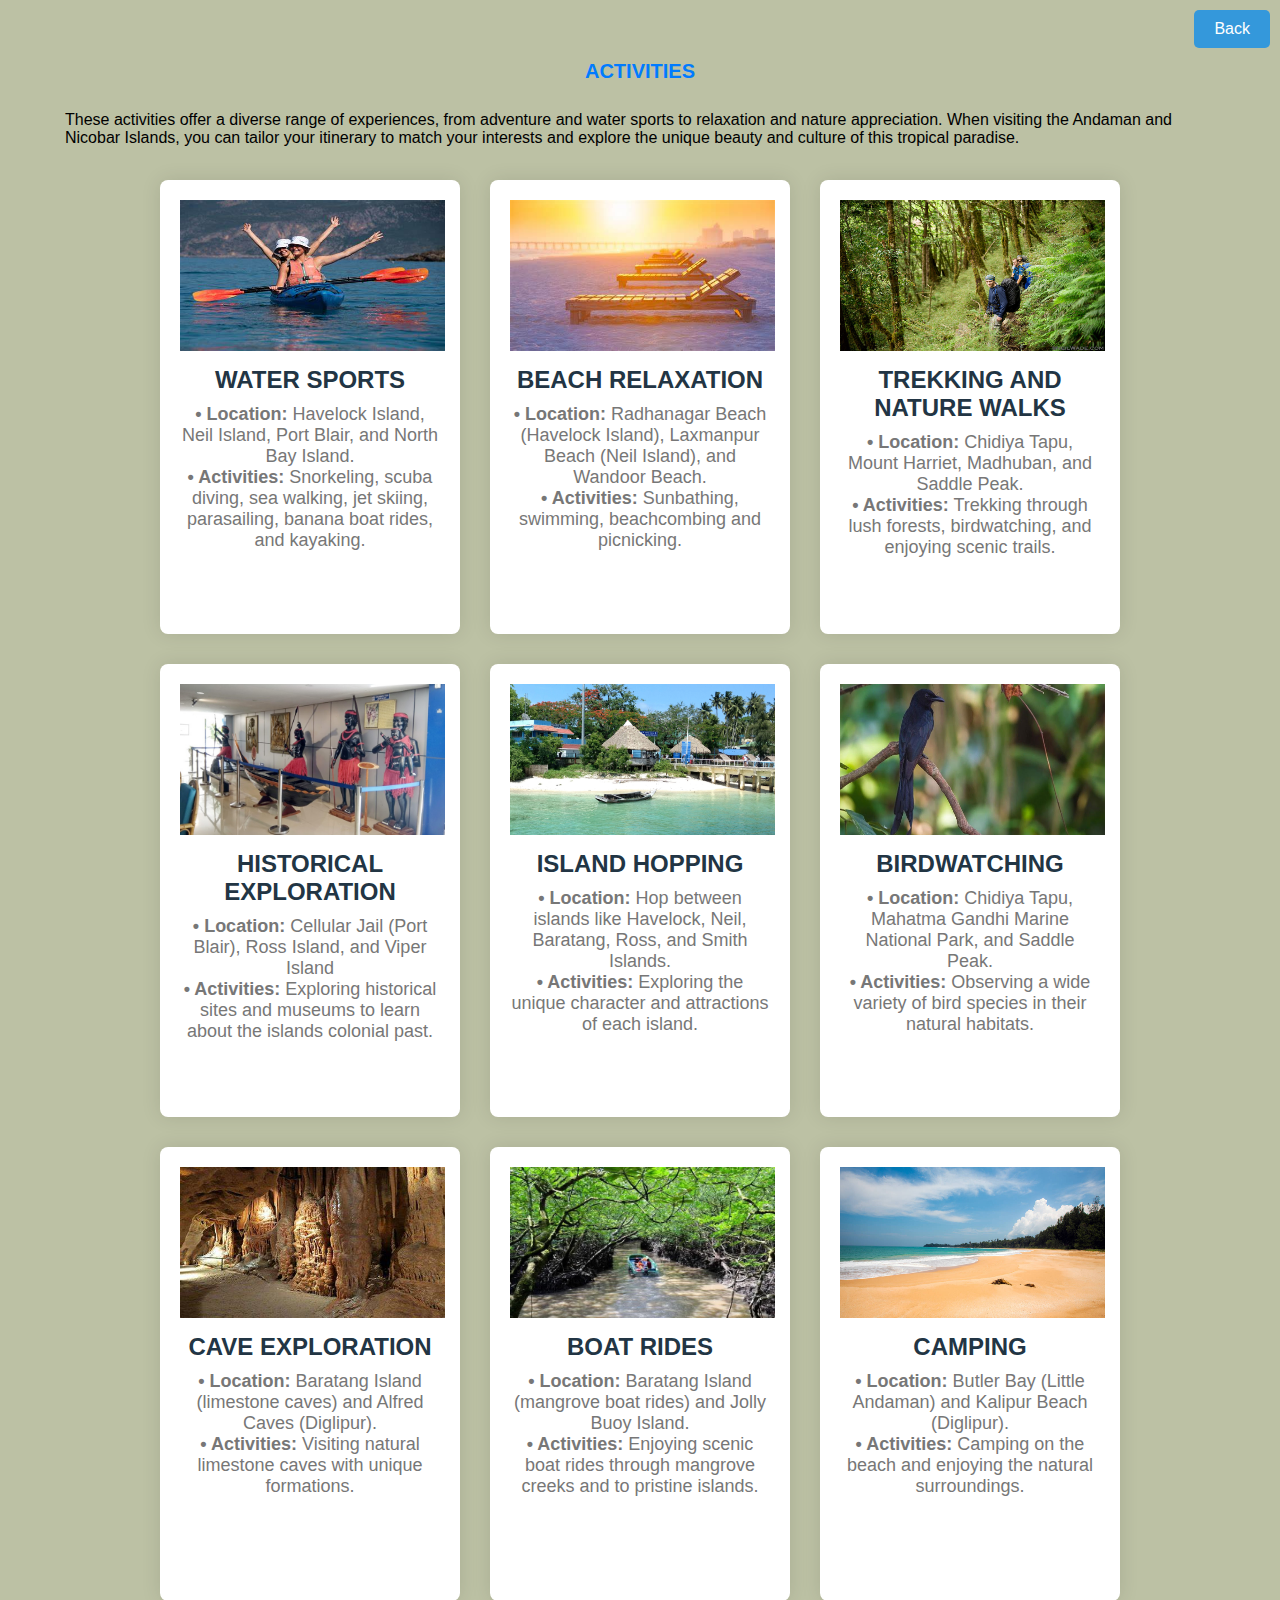
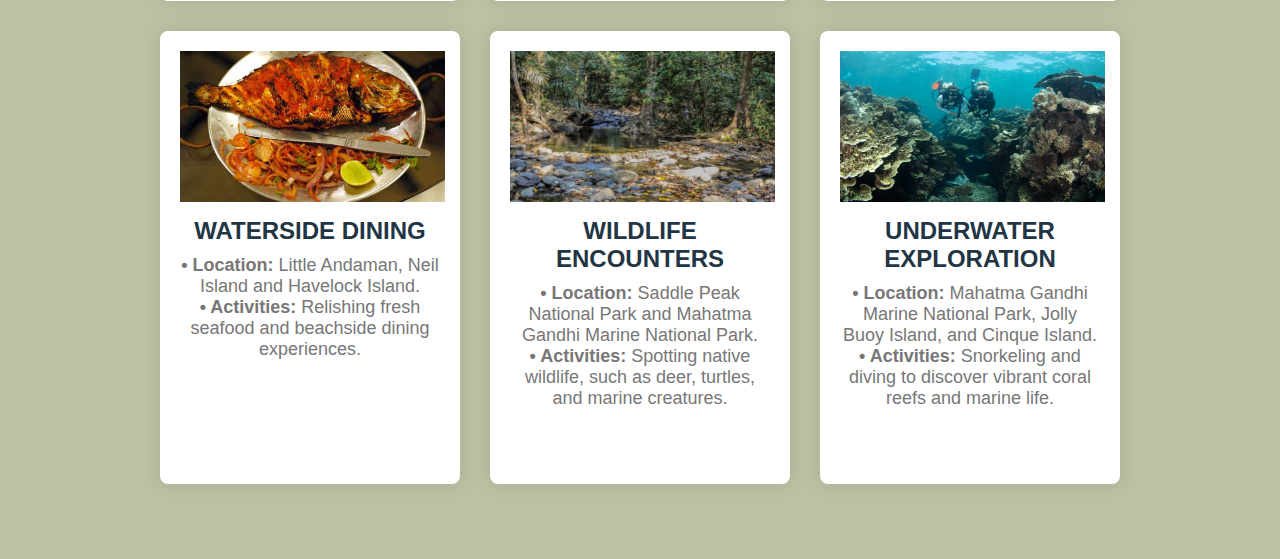
<file: Activity.html>
<!DOCTYPE html>
<html lang="en">

<head>
    <meta charset="UTF-8">
    <meta name="viewport" content="width=device-width, initial-scale=1.0">
    <title>Activities</title>

    <link rel="stylesheet" href="style.css">


</head>

<body>

    <section class="activities" id="activities">
        <div class="container">

            <a href="#" class="back-button" onclick="goBacka()">Back</a>


            <p class="section-subtitle"><b>Activities</b></p><br>
            <p>These activities offer a diverse range of experiences, from adventure and water sports to relaxation and
                nature appreciation. When visiting the Andaman and Nicobar Islands, you can tailor your itinerary to
                match your interests and explore the unique beauty and culture of this tropical paradise.</p><br>

            <ul class="activity-list">

                <li>
                    <div class="activity-card">
                        <figure class="activity-img">
                            <img src="Image/a1.jpeg" alt="Activity 1">
                        </figure>
                        <div class="activity-content">
                            <h3 class="h3 activity-title">Water Sports</h3>
                            <p class="activity-description"><b>• Location:</b> Havelock Island, Neil Island,
                                Port Blair, and North Bay Island.</p>
                            <p class="activity-description"><b>• Activities:</b> Snorkeling, scuba diving,
                                sea walking, jet skiing, parasailing, banana boat rides, and kayaking.</p>
                        </div>
                    </div>
                </li>

                <li>
                    <div class="activity-card">
                        <figure class="activity-img">
                            <img src="Image/a2.jpeg" alt="Activity 2">
                        </figure>
                        <div class="activity-content">
                            <h3 class="h3 activity-title">Beach Relaxation</h3>
                            <p class="activity-description"><b>• Location:</b> Radhanagar Beach (Havelock
                                Island), Laxmanpur Beach (Neil Island), and Wandoor Beach.
                            </p>
                            <p class="activity-description"><b>• Activities:</b> Sunbathing, swimming,
                                beachcombing and picnicking.</p>
                        </div>
                    </div>
                </li>

                <li>
                    <div class="activity-card">
                        <figure class="activity-img">
                            <img src="Image/a3.jpg" alt="Activity 3">
                        </figure>
                        <div class="activity-content">
                            <h3 class="h3 activity-title">Trekking and Nature Walks</h3>
                            <p class="activity-description"><b>• Location:</b> Chidiya Tapu, Mount Harriet,
                                Madhuban, and Saddle Peak.
                            </p>
                            <p class="activity-description"><b>• Activities:</b> Trekking through lush
                                forests, birdwatching, and enjoying scenic trails.</p>
                        </div>
                    </div>
                </li>


                <li>
                    <div class="activity-card">
                        <figure class="activity-img">
                            <img src="Image/a4.jpg" alt="Activity 4">
                        </figure>
                        <div class="activity-content">
                            <h3 class="h3 activity-title">Historical Exploration</h3>
                            <p class="activity-description"><b>• Location:</b> Cellular Jail (Port Blair), Ross Island,
                                and Viper Island</p>
                            <p class="activity-description"><b>• Activities:</b> Exploring historical sites and museums
                                to learn about the islands colonial past.</p>
                        </div>
                    </div>
                </li>

                <li>
                    <div class="activity-card">
                        <figure class="activity-img">
                            <img src="Image/a5.jpg" alt="Activity 5">
                        </figure>
                        <div class="activity-content">
                            <h3 class="h3 activity-title">Island Hopping</h3>
                            <p class="activity-description"><b>• Location:</b> Hop between islands like Havelock, Neil,
                                Baratang, Ross, and Smith Islands.</p>
                            <p class="activity-description"><b>• Activities:</b> Exploring the unique character and
                                attractions of each island.</p>
                        </div>
                    </div>
                </li>


                <li>
                    <div class="activity-card">
                        <figure class="activity-img">
                            <img src="Image/a6.jpg" alt="Activity 6">
                        </figure>
                        <div class="activity-content">
                            <h3 class="h3 activity-title">Birdwatching</h3>
                            <p class="activity-description"><b>• Location:</b> Chidiya Tapu, Mahatma Gandhi Marine
                                National Park, and Saddle Peak.
                            </p>
                            <p class="activity-description"><b>• Activities:</b> Observing a wide variety of bird
                                species in their natural habitats.</p>
                        </div>
                    </div>
                </li>


                <li>
                    <div class="activity-card">
                        <figure class="activity-img">
                            <img src="Image/a7.jpeg" alt="Activity 7">
                        </figure>
                        <div class="activity-content">
                            <h3 class="h3 activity-title">Cave Exploration</h3>
                            <p class="activity-description"><b>• Location:</b> Baratang Island (limestone caves) and
                                Alfred Caves (Diglipur).
                            </p>
                            <p class="activity-description"><b>• Activities:</b> Visiting natural limestone caves with
                                unique formations.</p>
                        </div>
                    </div>
                </li>



                <li>
                    <div class="activity-card">
                        <figure class="activity-img">
                            <img src="Image/a8.jpg" alt="Activity 8">
                        </figure>
                        <div class="activity-content">
                            <h3 class="h3 activity-title">Boat Rides</h3>
                            <p class="activity-description"><b>• Location:</b> Baratang Island (mangrove boat rides) and
                                Jolly Buoy Island.
                            </p>
                            <p class="activity-description"><b>• Activities:</b> Enjoying scenic boat rides through
                                mangrove creeks and to pristine islands.</p>
                        </div>
                    </div>
                </li>


                <li>
                    <div class="activity-card">
                        <figure class="activity-img">
                            <img src="Image/a9.jpg" alt="Activity 9">
                        </figure>
                        <div class="activity-content">
                            <h3 class="h3 activity-title">Camping</h3>
                            <p class="activity-description"><b>• Location:</b> Butler Bay (Little Andaman) and Kalipur
                                Beach (Diglipur).
                            </p>
                            <p class="activity-description"><b>• Activities:</b> Camping on the beach and enjoying the
                                natural surroundings.</p>
                        </div>
                    </div>
                </li>

                <li>
                    <div class="activity-card">
                        <figure class="activity-img">
                            <img src="Image/a10.jpeg" alt="Activity 10">
                        </figure>
                        <div class="activity-content">
                            <h3 class="h3 activity-title">Waterside Dining</h3>
                            <p class="activity-description"><b>• Location:</b> Little Andaman, Neil Island and Havelock
                                Island.
                            </p>
                            <p class="activity-description"><b>• Activities:</b> Relishing fresh seafood and beachside
                                dining experiences.</p>
                        </div>
                    </div>
                </li>


                <li>
                    <div class="activity-card">
                        <figure class="activity-img">
                            <img src="Image/a11.png" alt="Activity 11">
                        </figure>
                        <div class="activity-content">
                            <h3 class="h3 activity-title">Wildlife Encounters</h3>
                            <p class="activity-description"><b>• Location:</b> Saddle Peak National Park and Mahatma
                                Gandhi Marine National Park.
                            </p>
                            <p class="activity-description"><b>• Activities:</b> Spotting native wildlife, such as deer,
                                turtles, and marine creatures.</p>
                        </div>
                    </div>
                </li>


                <li>
                    <div class="activity-card">
                        <figure class="activity-img">
                            <img src="Image/a12.jpg" alt="Activity 12">
                        </figure>
                        <div class="activity-content">
                            <h3 class="h3 activity-title">Underwater Exploration</h3>
                            <p class="activity-description"><b>• Location:</b> Mahatma Gandhi Marine National Park,
                                Jolly Buoy Island, and Cinque Island.
                            </p>
                            <p class="activity-description"><b>• Activities:</b> Snorkeling and diving to discover
                                vibrant coral reefs and marine life.</p>
                        </div>
                    </div>
                </li>

                <!-- Add more activity cards as needed -->

            </ul>

        </div>
    </section>

    <script src="script.js"></script>

</body>

</html>
</file>
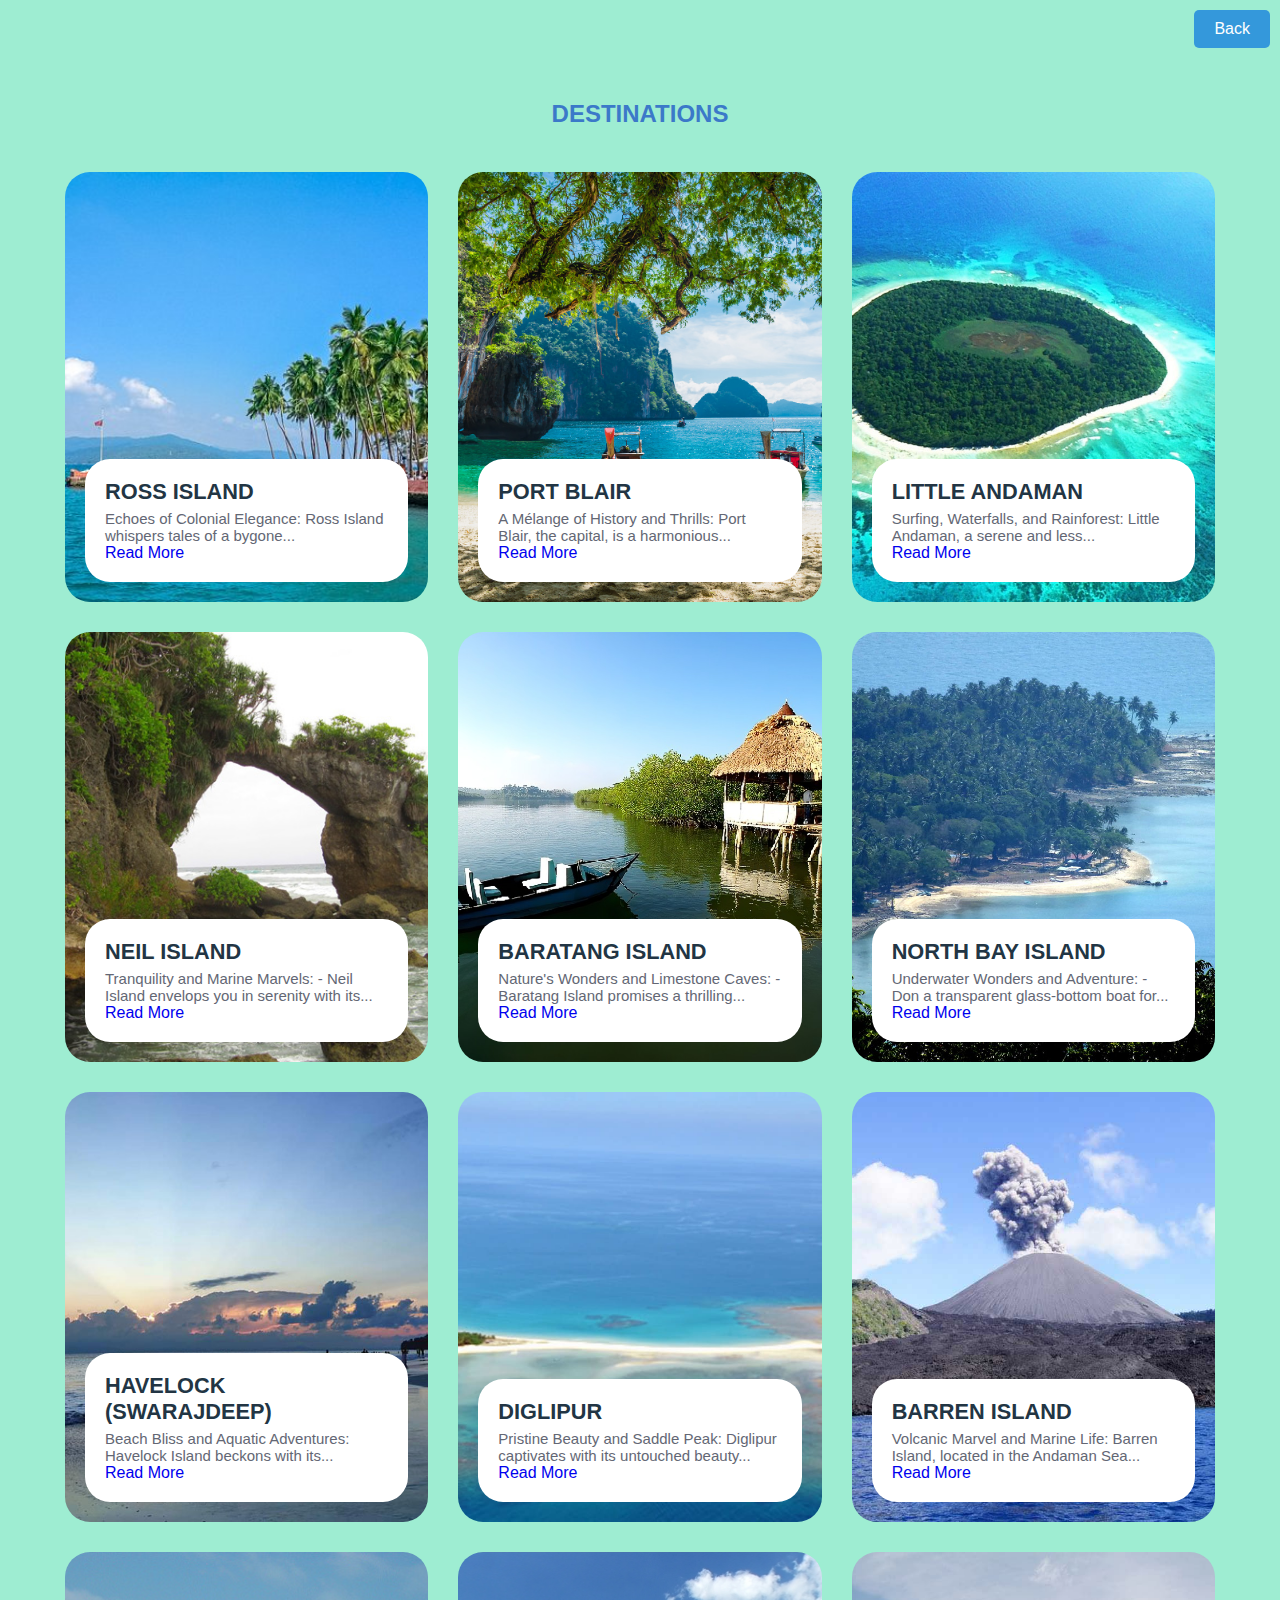
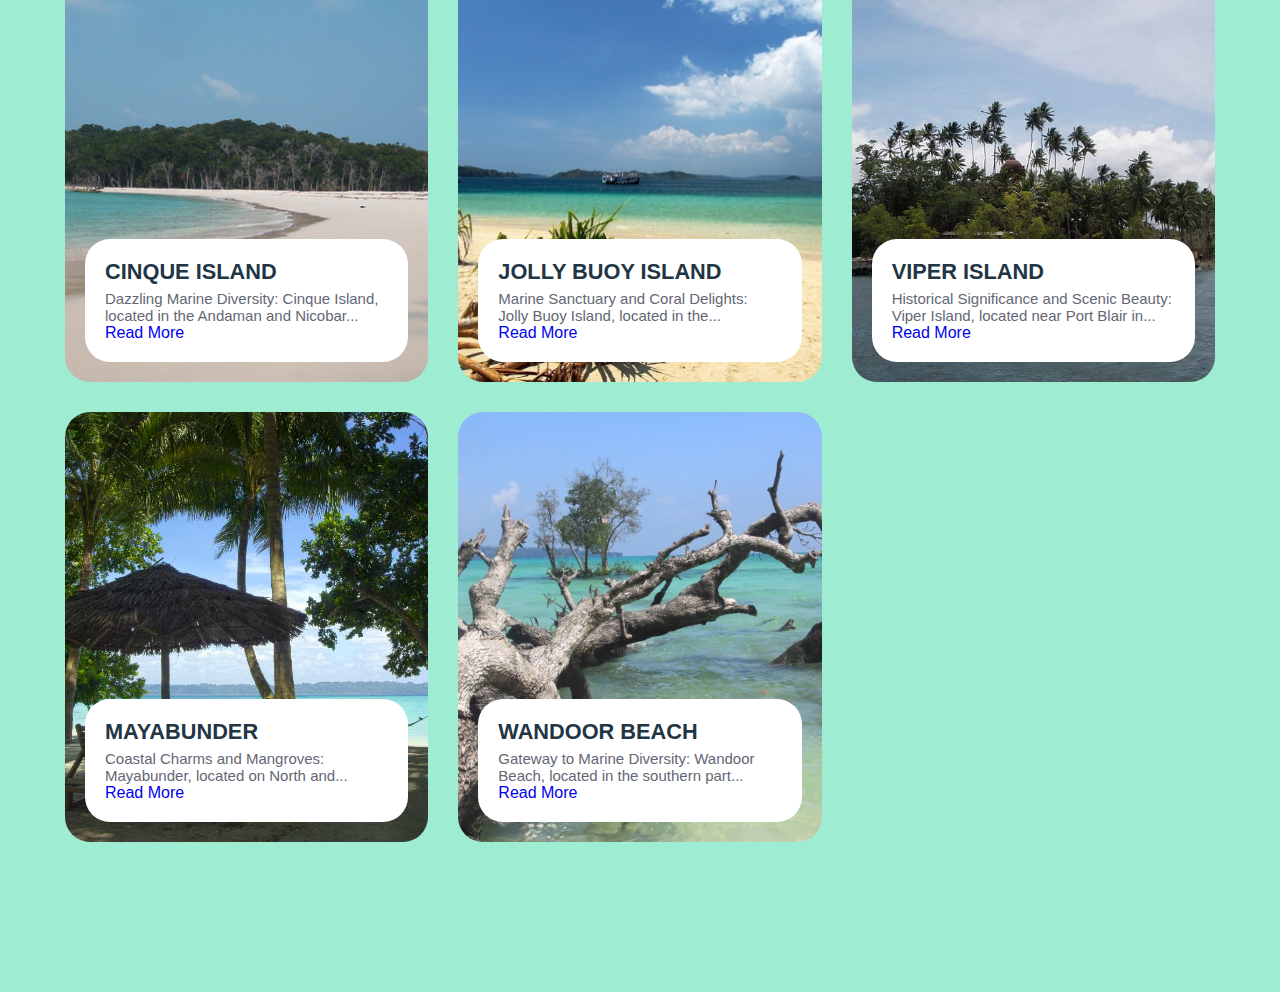
<file: Destination.html>
<!DOCTYPE html>
<html lang="en">

<head>
    <meta charset="UTF-8">
    <meta name="viewport" content="width=device-width, initial-scale=1.0">
    <title>Destinations</title>

    <link rel="stylesheet" href="style.css">

</head>


<body>

    <section class="popular" id="destination">
        <div class="container">

            <a href="#" class="back-button" onclick="goBack()">Back</a>

            <p class="section-subtitle"><b>Destinations</b></p><br><br>


            <ul class="popular-list">

                <li>
                    <div class="popular-card">

                        <figure class="card-img">
                            <img src="Image/d1.jpg" alt="">
                        </figure>

                        <div class="card-content">
                            <h3 class="h3 card-title">
                                Ross Island
                            </h3>
                            <p class="card-text">
                                Echoes of Colonial Elegance:
                                Ross Island whispers tales of a bygone... </p>
                            <a href="javascript:void(0);" class="btn-read-more" onclick="openPopup('Ross Island', 'Ross Island - Echoes of Colonial Elegance:\
                                Ross Island whispers tales of a bygone era through its colonial ruins. -Walk through history at the Ross Island Museum, capturing the essence of its past glory.\
                                - Discover the historical significance of the Presbyterian Church and explore lush gardens. -Capture panoramic vistas of the azure sea from viewpoints scattered across the island.\
                                Key Features of Ross Island Museum:\
                                1. Colonial Architecture: The Ross Island Museum features well-preserved colonial-era buildings that reflect the architectural style of the British period. These buildings include the Chief Commissioner\'s House, Government House, and other structures that once served as residences, offices, and recreational spaces for the British officials.\
                                2. Historical Exhibits: The museum houses a collection of artifacts, photographs, documents, and exhibits that provide insights into the island\'s history, its role as the administrative center, and the lifestyle of the British officials and their families who resided there.\
                                3. Sound and Light Show: The Ross Island Museum also offers a captivating sound and light show that narrates the island\'s history, from its colonial days to its eventual abandonment. The show is an immersive experience that transports visitors back in time and brings the island\'s past to life.\
                                Presbyterian Church :-\
                                The Historical Presbyterian Church, located in Port Blair on the Andaman Islands, is a significant religious and cultural landmark that stands as a testament to the island\'s colonial history and the enduring legacy of Christianity in the region.\
                                Key Features of the Historical Presbyterian Church:\
                                1.Colonial Architecture: The church boasts a distinctive colonial architectural style that reflects the influence of the British era. Its design features Gothic elements, including pointed arches, intricate stained glass windows, and a prominent spire.\
                                2.Historical Significance: The Historical Presbyterian Church has a storied history dating back to the 19th century when Christian missionaries arrived on the Andaman Islands. The church was established by the London Missionary Society and played a crucial role in spreading Christianity among the local population.\
                                3.Cultural Heritage: As one of the oldest churches on the Andaman Islands, the Historical Presbyterian Church holds cultural and historical significance. It serves as a reminder of the island\'s colonial past and the efforts of missionaries to establish a Christian community in the region.\
                                ');">Read
                                More</a>

                        </div>



                    </div>
                </li>



                <li>
                    <div class="popular-card">

                        <figure class="card-img">
                            <img src="Image/d2.jpg" alt="">
                        </figure>

                        <div class="card-content">

                            <h3 class="h3 card-title">
                                Port Blair
                            </h3>

                            <p class="card-text">
                                A Mélange of History and Thrills: Port Blair, the capital, is a harmonious...
                            </p>
                            <a href="javascript:void(0);" class="btn-read-more"
                                onclick="openPopup('Port Blair', 'Port Blair - A Mélange of History and Thrills:Port Blair, the capital, is a harmonious blend of history and adventure. \The Cellular Jail stands as a haunting reminder of India\'s struggle for freedom, where a light and sound show narrates the stories of the past. Dive enthusiasts can explore the captivating underwater world, with scuba diving revealing stunning coral reefs and marine life. Snorkeling and sea walking offer a glimpse into the aquatic realm without the need for scuba certification. Engage with indigenous cultures through the Anthropological Museum, and wander through bustling markets to savor local delicacies. The city\'s energetic atmosphere and historical significance make it a captivating starting point for your journey.\
                                Chidiya Tapu, also known as the Bird Island, is a serene and picturesque destination located in the Andaman and Nicobar Islands, India. It is renowned for its stunning sunsets, diverse birdlife, lush green landscapes, and tranquility that make it a perfect spot for nature enthusiasts and travelers seeking relaxation.\
                                Activities and Explorations:\
                                Nature Trails: Chidiya Tapu offers well-marked nature trails that wind through the forest, allowing visitors to explore the island\'s lush vegetation and encounter its diverse flora and fauna.\
                                Munda Pahad Beach: This serene beach is a great place to relax, unwind, and enjoy the tranquil surroundings. The beach is relatively less crowded, making it an ideal spot for solitude seekers.\
                                Chidiya Tapu Biological Park: This park is home to various exotic species of birds and animals native to the Andaman and Nicobar Islands. It provides an opportunity to learn about the local wildlife in a controlled environment.\
                                Snorkeling: While Chidiya Tapu is not typically known for snorkeling, some tour operators offer snorkeling trips to nearby spots where you can explore the underwater world and witness marine life.\
                                Getting There: Chidiya Tapu is located about 25 kilometers from Port Blair, and it\'s accessible by road. The journey itself offers picturesque views of the coastline.\
                                Chidiya Tapu provides a serene and immersive experience in nature, offering a welcome escape from the hustle and bustle of everyday life. Whether you\'re a bird enthusiast, a sunset lover, or simply seeking tranquility, Chidiya Tapu is a must-visit destination that will leave you rejuvenated and connected with the natural beauty of the Andaman and Nicobar Islands.\
                                The Japanese Bunkers at Corbyn\'s Cove in Port Blair, Andaman and Nicobar Islands, are historical remnants that provide a glimpse into the region\'s wartime past. These bunkers stand as silent witnesses to the turbulent era of World War II when the Andaman and Nicobar Islands were occupied by Japanese forces.\
                                Historical Significance: During World War II, the Andaman and Nicobar Islands were strategically important due to their proximity to key naval routes in the Bay of Bengal. The Japanese Imperial Army captured the islands from British forces in 1942 and established military installations, including bunkers, to fortify their presence.\
                                Architectural Features: The bunkers themselves showcase distinctive architectural features typical of military constructions from that era. They were constructed with reinforced concrete and were intended to provide protection and shelter for Japanese troops stationed on the island. The structures are a testament to engineering ingenuity and the challenges faced by the Japanese forces during their occupation.\
                                Visiting and Experiencing: Visitors to Corbyn\'s Cove can take a short walk to the Japanese bunkers and observe these relics from the past up close. Exploring the bunkers offers a unique opportunity to reflect on the island\'s wartime history and the impact of global conflicts on even the most remote places. While the bunkers themselves may not be extensively preserved or restored, their historical value remains intact.');">Read
                                More</a>

                        </div>



                    </div>
                </li>

                <li>
                    <div class="popular-card">

                        <figure class="card-img">
                            <img src="Image/d3.jpg" alt="">
                        </figure>

                        <div class="card-content">


                            <h3 class="h3 card-title">
                                Little Andaman
                            </h3>

                            <p class="card-text">
                                Surfing, Waterfalls, and Rainforest:
                                Little Andaman, a serene and less...
                            </p>
                            <a href="javascript:void(0);" class="btn-read-more"
                                onclick="openPopup('Little Andaman', 'Little Andaman - Surfing, Waterfalls, and Rainforest:\
                                Little Andaman, a serene and less explored island in the Andaman and Nicobar archipelago, offers a peaceful escape with its unspoiled beauty and a range of activities for nature enthusiasts and adventure seekers. Here\'s a look at the famous spots and activities that make Little Andaman a captivating destination:\
                                Famous Tourist Spots:\
                                1. White Surf Waterfall: Visit this stunning waterfall nestled amidst lush greenery, where fresh water cascades into a natural pool, creating a picturesque setting.\
                                2. Butler Bay Beach: Enjoy the tranquility of this pristine beach, known for its long stretch of golden sands, turquoise waters, and peaceful ambiance.\
                                3. Kalapathar Lagoon: Discover the serene beauty of this hidden lagoon, surrounded by mangroves and dense vegetation.');">Read
                                More</a>

                        </div>


                    </div>
                </li>


                <li>
                    <div class="popular-card">

                        <figure class="card-img">
                            <img src="Image/d4.jpg" alt="">
                        </figure>

                        <div class="card-content">

                            <h3 class="h3 card-title">
                                Neil Island
                            </h3>

                            <p class="card-text">
                                Tranquility and Marine Marvels:
                                - Neil Island envelops you in serenity with its...
                            </p>
                            <a href="javascript:void(0);" class="btn-read-more" onclick="openPopup('Neil Island', 'Neil Island (Shaheed Dweep) - Tranquility and Marine Marvels:\
                                - Neil Island envelops you in serenity with its tranquil shores.\
                                - Natural Bridge, a natural rock formation, provides a splendid backdrop for photography.\
                                - Discover Howrah Bridge, another rock formation that resembles a bridge, at Laxmanpur Beach.\
                                Bharatpur Beach:-\
                                Bharatpur Beach, located on Neil Island (now Shaheed Dweep) in the Andaman and Nicobar Islands, is a charming and picturesque destination known for its pristine shoreline, crystal-clear waters, and vibrant marine life. This serene beach offers a delightful mix of relaxation, water activities, and opportunities to immerse yourself in the natural beauty of the Andaman Islands.\
                                Key Highlights of Bharatpur Beach:\
                                1. Sandy Shoreline: Bharatpur Beach boasts a wide expanse of soft, white sand that\'s perfect for leisurely walks, sunbathing, or simply lounging by the sea. The gentle slope of the beach into the water makes it an inviting spot for swimming and wading.\
                                2. Coral Reefs: One of the main attractions of Bharatpur Beach is its vibrant coral reefs that lie just a short distance from the shore. These reefs are home to a diverse array of marine life, making it a haven for snorkelers and underwater enthusiasts.\
                                3. Snorkeling and Water Activities: Bharatpur Beach offers excellent snorkeling opportunities, allowing visitors to explore the underwater world and witness the colorful corals, fish, and other marine creatures up close. Snorkeling equipment is readily available for rent, making it easy for both beginners and experienced snorkelers to enjoy this activity.\
                                Howrah Bridge:-\
                                The Howrah Bridge at Laxmanpur Beach on Neil Island (now Shaheed Dweep) in the Andaman and Nicobar Islands is another natural rock formation that bears a resemblance to the iconic Howrah Bridge in Kolkata, India. Like its namesake, the Howrah Bridge at Laxmanpur Beach showcases the remarkable forces of nature and the artistic sculpting of rocks by the sea over time.\
                                Formation and Features:\
                                Similar to the Natural Bridge at Neil Island, the Howrah Bridge at Laxmanpur Beach is a natural rock arch that has been shaped by the relentless action of waves and erosion. Over centuries, the sea has carved out a magnificent arch from the limestone cliffs, creating a stunning and photogenic formation that stretches out into the azure waters.\
                                Exploration and Experience:\
                                Visitors to Laxmanpur Beach can explore the area and witness the unique beauty of the Howrah Bridge. The arch is accessible during low tide, allowing you to walk along the rocky shore and admire the intricate details of the formation. The contrast between the jagged rocks and the crystal-clear waters of the sea adds to the visual appeal of the site.\
                                Photography and Sunset Views:\
                                The Howrah Bridge at Laxmanpur Beach is a popular spot for photography enthusiasts, particularly during sunrise and sunset. The warm hues of the sun\'s rays create a magical backdrop against the arch, making it an ideal location to capture stunning images and create lasting memories.\
                                ');">Read
                                More</a>
                        </div>

                    </div>
                </li>

                <li>
                    <div class="popular-card">

                        <figure class="card-img">
                            <img src="Image/d5.jpeg" alt="">
                        </figure>

                        <div class="card-content">

                            <h3 class="h3 card-title">
                                Baratang Island
                            </h3>

                            <p class="card-text">
                                Nature's Wonders and Limestone Caves:
                                - Baratang Island promises a thrilling... </p>
                            <a href="javascript:void(0);" class="btn-read-more" onclick="openPopup('Baratang Island', 'Baratang Island - Nature\'s Wonders and Limestone Caves:\
                                - Baratang Island promises a thrilling journey through dense mangroves leading to hidden gems.\
                                - Explore Parrot Island at sunset, a spectacle where thousands of parrots return to their nests.\
                                - Ride a speedboat through dense mangroves to witness the awe-inspiring limestone caves. Marvel at the limestone caves, where nature\'s artistry is on full display.\
                                Parrot Island:-\
                                Parrot Island, located in the Andaman and Nicobar Islands, is a unique and captivating natural phenomenon that offers a mesmerizing spectacle of nature. This uninhabited island is renowned for its striking nightly phenomenon where thousands of parrots, specifically the endemic parakeets, gather during sunset, creating a stunning display of colors and sounds.\
                                Key Features of Parrot Island:\
                                1.Parakeet Spectacle: Parrot Island is named after the vibrant parakeets that flock to the island in large numbers during sunset. The sky above the island is filled with these colorful birds as they return from their daily activities to roost for the night.\
                                2.Natural Beauty: Beyond the parakeet spectacle, Parrot Island is a serene and untouched paradise. The island is surrounded by mangroves, which play a crucial role in providing a habitat for various bird species and contributing to the island\'s unique ecosystem.\
                                Limestone caves:-\
                                The limestone caves in the Andaman and Nicobar Islands are a mesmerizing natural wonder that showcases the geological beauty and history of the region. These caves, formed through the process of erosion and the dissolution of limestone by water over thousands of years, offer visitors a unique opportunity to explore stunning underground landscapes, intricate formations, and a glimpse into the Earth\'s ancient past.\
                                Key Features of Limestone Caves:\
                                1.Geological Formations: Limestone caves are characterized by their distinct formations, including stalactites (hanging formations), stalagmites (rising formations), columns, flowstones, and curtains. These formations are created as mineral-rich water drips and flows through the caves, leaving behind mineral deposits that gradually build up over time.\
                                2.Cave Ecosystems: Limestone caves often support unique ecosystems adapted to the dark and damp conditions. These ecosystems may include various species of bats, insects, and other organisms that have evolved to thrive in this environment.\
                                ');">Read
                                More</a>
                        </div>

                    </div>
                </li>

                <li>
                    <div class="popular-card">

                        <figure class="card-img">
                            <img src="Image/d6.jpeg" alt="">
                        </figure>

                        <div class="card-content">


                            <h3 class="h3 card-title">
                                North Bay Island
                            </h3>

                            <p class="card-text">
                                Underwater Wonders and Adventure:
                                - Don a transparent glass-bottom boat for... </p>
                            <a href="javascript:void(0);" class="btn-read-more" onclick="openPopup('North Bay Island', 'North Bay Island - Underwater Wonders and Adventure:\
                                - Don a transparent glass-bottom boat for a unique view of the underwater world without getting wet.\
                                - Explore the underwater sea walk to experience walking on the seabed amidst curious fish.\
                                - Capture panoramic views of Port Blair from North Bay Light House, a perfect spot for photography.\
                                North Bay Island, located near Port Blair in the Andaman and Nicobar Islands, is a popular destination known for its stunning underwater biodiversity, vibrant coral reefs, and a range of water activities that offer a thrilling and immersive experience for visitors.\
                                Famous Spots and Activities on North Bay Island:\
                                1. Snorkeling: North Bay Island is renowned for its exceptional snorkeling opportunities. The clear and shallow waters make it an ideal place for both beginners and experienced snorkelers to explore the vibrant coral gardens and observe a diverse array of marine life, including colorful fish, sea anemones, and more.\
                                2. Coral Viewing: One of the unique features of North Bay Island is the semi-submersible glass-bottom boat rides. These boat rides allow you to remain comfortably above water while enjoying panoramic views of the underwater world below, including the mesmerizing coral formations and aquatic creatures.\
                                3. Scuba Diving: Scuba diving is a highlight of North Bay Island, offering a chance to dive deeper and get up close to the intricate coral reefs and marine species. Professional dive operators offer guided dives for both certified divers and beginners looking to try a Discover Scuba Diving program.\
                                Scenic Beauty and Natural Charm:\
                                1. Coral Reefs: North Bay Island is surrounded by rich and diverse coral reefs that are teeming with marine life. The coral formations create a kaleidoscope of colors beneath the clear waters, making it a paradise for snorkelers and divers.\
                                2. Prismatic Sea: The azure blue and turquoise waters around North Bay Island create a striking contrast with the colorful corals, making it a sight to behold. The clarity of the water allows for excellent visibility, enhancing the underwater experience.\
                                ');">Read
                                More</a>
                        </div>


                    </div>
                </li>

                <li>
                    <div class="popular-card">

                        <figure class="card-img">
                            <img src="Image/d7.jpg" alt="">
                        </figure>

                        <div class="card-content">

                            <h3 class="h3 card-title">
                                Havelock (swarajdeep)
                            </h3>

                            <p class="card-text">
                                Beach Bliss and Aquatic Adventures:
                                Havelock Island beckons with its... </p>
                            <a href="javascript:void(0);" class="btn-read-more"
                                onclick="openPopup('Havelock (swarajdeep)', 'Havelock Island (Swaraj Dweep) - Beach Bliss and Aquatic Adventures:\
                                Havelock Island beckons with its sun-kissed Radhanagar Beach, where powdery sands and azure waters create a picture-perfect paradise. Beneath the surface, scuba divers and snorkelers uncover a kaleidoscope of marine life, from vibrant corals to curious fish. Adventure-seekers can indulge\
                                in parasailing, jet skiing, and banana boat rides for an adrenaline rush. After your escapades, enjoy leisurely picnics by the shore or simply bask in the sun\'s warm embrace, finding solace in the island\'s serene beauty.');">Read
                                More</a>
                        </div>


                    </div>
                </li>


                <li>
                    <div class="popular-card">

                        <figure class="card-img">
                            <img src="Image/d8.jpg" alt="">
                        </figure>

                        <div class="card-content">

                            <h3 class="h3 card-title">
                                Diglipur
                            </h3>

                            <p class="card-text">
                                Pristine Beauty and Saddle Peak:
                                Diglipur captivates with its untouched beauty... </p>
                            <a href="javascript:void(0);" class="btn-read-more"
                                onclick="openPopup('Diglipur', 'Diglipur - Pristine Beauty and Saddle Peak:\
                                Diglipur captivates with its untouched beauty. Ascend Saddle Peak, the highest point in the Andamans, for panoramic island views. Explore the twin islands of Ross & Smith, linked by a natural sandbar, a haven for beachcombing and relaxation. Ram Nagar Beach hosts nesting Olive Ridley turtles, a natural spectacle to behold.\
                                Saddle peak:\
                                Saddle Peak, located on North Andaman Island in the Andaman and Nicobar archipelago, is the highest point in the Andaman Islands and offers a breathtaking natural landscape for outdoor enthusiasts and nature lovers to explore. This scenic peak provides a unique opportunity to experience the island\'s lush forests, diverse flora and fauna, and stunning panoramic views.\
                                Key Features of Saddle Peak:\
                                1.Highest Point: Saddle Peak stands at an elevation of approximately 732 meters (2,402 feet) above sea level, making it the highest point in the Andaman Islands. The peak\'s elevation contributes to its commanding views of the surrounding land and sea.\
                                2.Biodiversity: The Saddle Peak National Park, surrounding the peak, is rich in biodiversity. The park is home to a variety of plant species, including dense tropical forests and endemic flora. It also provides habitat for various wildlife species, making it a haven for nature enthusiasts and wildlife photographers.\
                                3.Trekking: Trekking to Saddle Peak is a popular activity for adventure seekers. The trek offers a chance to immerse yourself in the island\'s natural beauty, with trails passing through lush jungles, streams, and diverse terrain. The journey to the summit is both challenging and rewarding, and it provides opportunities to spot wildlife and observe the island\'s ecosystems up close.\
                                Famous Spots:\
                                1.Saddle Peak: Embark on a trek to Saddle Peak, the highest point in the Andaman and Nicobar Islands, offering panoramic views of lush forests and the surrounding sea.\
                                2.Kalipur Beach: Known for its black sand, Kalipur Beach is a serene spot to relax, swim, and enjoy a leisurely day by the sea.\
                                3.Ross and Smith Islands: Connected by a natural sandbar, these twin islands offer stunning beaches, clear waters, and opportunities for snorkeling and beachcombing.\
                                ');">Read
                                More</a>
                        </div>


                    </div>
                </li>


                <li>
                    <div class="popular-card">

                        <figure class="card-img">
                            <img src="Image/d9.jpeg" alt="">
                        </figure>

                        <div class="card-content">

                            <h3 class="h3 card-title">
                                Barren island
                            </h3>

                            <p class="card-text">
                                Volcanic Marvel and Marine Life:
                                Barren Island, located in the Andaman Sea... </p>
                            <a href="javascript:void(0);" class="btn-read-more"
                                onclick="openPopup('Barren island', 'Barren Island - Volcanic Marvel and Marine Life:\
                                Barren Island, located in the Andaman Sea, is home to one of the few active volcanoes in India and the entire South Asian region. This volcanic island holds a unique place in the geological landscape and offers a fascinating glimpse into the earth\'s dynamic processes.\
                                Key Features of Barren Island Volcano:\
                                1. Active Volcano: Barren Island is known for its active stratovolcano, which means it is composed of layers of hardened lava, ash, and volcanic rocks. The volcano has erupted multiple times in recorded history, with the most recent eruptions occurring in the 21st century.\
                                2. Geological Significance: The presence of an active volcano on Barren Island highlights the complex tectonic activity and geological processes at work beneath the Earth\'s surface. It serves as a natural laboratory for studying volcanic phenomena.\
                                Visiting Barren Island:\
                                1. Restricted Area: Access to Barren Island is restricted due to its active volcanic status and potential hazards. Visitors are not allowed to land on the island itself, but boat tours and cruises often offer the opportunity to approach the island from a safe distance to witness its unique landscape.\
                                2. Boat Tours: Local tour operators in the Andaman and Nicobar Islands may offer boat tours or cruises that take you around Barren Island, allowing you to observe the volcanic landscape, steam emissions, and potential ash clouds from a distance.\
                                Sailing Around Barren Island:\
                                1. Spectacular Views: Sailing around Barren Island offers panoramic views of the island\'s volcanic terrain, its active crater, and potential steam emissions. The contrast between the blue waters of the Andaman Sea and the rugged volcanic landscape creates a stunning visual spectacle.\
                                2. Volcanic Features: As you sail, you may have the opportunity to observe the island\'s volcanic features, including its distinct shape, ash clouds, and any visible signs of volcanic activity.\
                                Scuba Diving Expedition near Barren Island:\
                                1. Unique Marine Life: The waters around Barren Island are known for their vibrant and diverse marine life. As you descend into the depths, you may encounter schools of colorful fish, coral reefs, and possibly larger marine creatures like manta rays and sharks.\
                                2. Volcanic Features: Diving near an active volcano provides a chance to observe underwater volcanic formations, including submerged lava flows, rock formations, and volcanic vents. These geological features are a testament to the dynamic nature of the Earth\'s crust.\
                                ');">Read
                                More</a>
                        </div>

                    </div>
                </li>


                <li>
                    <div class="popular-card">

                        <figure class="card-img">
                            <img src="Image/d10.jpg" alt="">
                        </figure>

                        <div class="card-content">

                            <h3 class="h3 card-title">
                                Cinque island
                            </h3>

                            <p class="card-text">
                                Dazzling Marine Diversity:
                                Cinque Island, located in the Andaman and Nicobar... </p>
                            <a href="javascript:void(0);" class="btn-read-more"
                                onclick="openPopup('Cinque island', 'Cinque Island - Dazzling Marine Diversity:\
                                Cinque Island, located in the Andaman and Nicobar archipelago, is divided into two parts: North Cinque Island and South Cinque Island. Both islands offer stunning natural beauty, pristine beaches, and rich marine life, making them popular destinations for snorkeling, diving, and beachcombing. Here\'s an overview of each part:\
                                North Cinque Island:\
                                1. Beach Beauty: North Cinque Island boasts a beautiful sandy beach that is ideal for relaxation and sunbathing. The serene environment and crystal-clear waters make it a perfect spot for beach enthusiasts.\
                                2. Snorkeling and Diving: The northern part of Cinque Island is known for its vibrant coral reefs and diverse marine life. Snorkelers and divers can explore the underwater world, encountering colorful coral formations and a variety of fish species.\
                                3. Birdwatching: The island is home to various bird species, making it a great place for birdwatching. Keep an eye out for native and migratory birds in the lush greenery.\
                                South Cinque Island:\
                                1. Untouched Beauty: South Cinque Island offers a more secluded and unspoiled experience. It is less frequented by tourists, allowing for a tranquil and private getaway.\
                                2. Snorkeling and Diving: Like its northern counterpart, South Cinque Island features remarkable coral reefs and marine biodiversity. Snorkeling and diving enthusiasts can explore the underwater wonderland here as well.\
                                3. Beachcombing: South Cinque Island has pristine beaches where you can indulge in beachcombing and take leisurely walks along the shores.');">Read
                                More</a>
                        </div>


                    </div>
                </li>



                <li>
                    <div class="popular-card">

                        <figure class="card-img">
                            <img src="Image/d11.png" alt="">
                        </figure>

                        <div class="card-content">

                            <h3 class="h3 card-title">
                                Jolly buoy island
                            </h3>

                            <p class="card-text">
                                Marine Sanctuary and Coral Delights:
                                Jolly Buoy Island, located in the... </p>
                            <a href="javascript:void(0);" class="btn-read-more"
                                onclick="openPopup('Jolly buoy island', 'Jolly Buoy Island - Marine Sanctuary and Coral Delights:\
                                Jolly Buoy Island, located in the Mahatma Gandhi Marine National Park in the Andaman and Nicobar Islands, is a pristine and ecologically significant destination known for its clear waters, vibrant coral reefs, and diverse marine life.\
                                Jolly Buoy Island is a marine sanctuary teeming with vibrant coral reefs and underwater life. Snorkel through clear waters, where every stroke reveals a treasure trove of marine hues. Unwind on pristine shores and marvel at the untouched natural beauty that surrounds you.\
                                It offers a unique opportunity for snorkeling, diving, and experiencing the underwater beauty. Here\'s an overview of the famous spots and activities that make Jolly Buoy Island a must-visit:\
                                Famous Spot:\
                                1. Underwater Coral Reefs: Jolly Buoy Island is renowned for its stunning coral reefs, which are home to a rich variety of coral species, colorful fish, and other marine creatures.\
                                2. Marvel at the pristine coral reefs and underwater diversity at Mahatma Gandhi Marine National Park.\
                                3. Snorkel through crystal-clear waters, where every stroke reveals a kaleidoscope of marine hues.');">Read
                                More</a>
                        </div>


                    </div>
                </li>


                <li>
                    <div class="popular-card">

                        <figure class="card-img">
                            <img src="Image/d12.jpg" alt="">
                        </figure>

                        <div class="card-content">

                            <h3 class="h3 card-title">
                                Viper island
                            </h3>

                            <p class="card-text">
                                Historical Significance and Scenic Beauty:
                                Viper Island, located near Port Blair in... </p>
                            <a href="javascript:void(0);" class="btn-read-more"
                                onclick="openPopup('Viper island', 'Viper Island - Historical Significance and Scenic Beauty:\
                                Viper Island, located near Port Blair in the Andaman and Nicobar Islands, holds historical significance and offers visitors a glimpse into the colonial past of the region. Viper Island carries echoes of its colonial past, housing ruins of British jails and gallows. Explore the island\'s historical legacy and enjoy boat rides, soaking in panoramic views of the coastline. Engage in bird-watching amidst the island\'s lush greenery and tranquil ambiance. Here\'s an overview of the famous spots and activities that make Viper Island an intriguing destination:\
                                Famous Spot:\
                                Viper Jail: The main attraction on Viper Island is the ruins of the infamous Viper Jail, which was used by the British colonial rulers to imprison convicts and political prisoners.\
                                Embark on a boat ride to Viper Island, enjoying panoramic views of the coastline and surrounding waters.\
                                Boat Ride and Visit to Viper Island:\
                                1. Historical Significance: Viper Island was once used as a site for the penal settlement during the British colonial period. It served as a jail where prisoners were kept in inhumane conditions. The island holds historical importance as a part of India\'s struggle for independence.\
                                2. Journey by Boat: The boat ride to Viper Island typically begins from Port Blair. Depending on weather conditions and availability, you can take a ferry or a guided boat tour. The journey provides scenic views of the Andaman Sea and the surrounding islands.\
                                3. Remnants of the Past: Upon reaching Viper Island, you can explore the remnants of the old jail, including the crumbling structures, gallows, and a bell that was used to mark the time and curfew for the prisoners.\
                                4. Serene Atmosphere: Viper Island offers a tranquil and peaceful atmosphere, allowing you to reflect on its historical significance and the stories it holds.');">Read
                                More</a>
                        </div>

                    </div>
                </li>


                <li>
                    <div class="popular-card">

                        <figure class="card-img">
                            <img src="Image/d13.jpg" alt="">
                        </figure>

                        <div class="card-content">

                            <h3 class="h3 card-title">
                                Mayabunder
                            </h3>

                            <p class="card-text">
                                Coastal Charms and Mangroves:
                                Mayabunder, located on North and... </p>
                            <a href="javascript:void(0);" class="btn-read-more"
                                onclick="openPopup('Mayabunder', 'Coastal Charms and Mangroves:\
                                Mayabunder, located on North and Middle Andaman Island, is a tranquil destination that offers a blend of natural beauty, scenic landscapes, and cultural experiences. Here\'s an overview of the famous tourist spots, scenic beauty, and activities that make Mayabunder a charming place to explore:\
                                Famous Tourist Spots:\
                                1. Karmatang Beach: Known for its long stretch of white sand and clear blue waters, Karmatang Beach is a popular spot for swimming and relaxation.\
                                2. Avis Island: Explore the serene Avis Island, which is accessible by boat and offers opportunities for beachcombing and enjoying the coastal beauty.\
                                3. Mangrove Creek: Take a boat ride through the scenic mangrove creeks, where you can spot various bird species and enjoy the peaceful ambiance.');">Read
                                More</a>
                        </div>


                    </div>
                </li>



                <li>
                    <div class="popular-card">

                        <figure class="card-img">
                            <img src="Image/d14.jpg" alt="">
                        </figure>

                        <div class="card-content">

                            <h3 class="h3 card-title">
                                Wandoor beach
                            </h3>

                            <p class="card-text">
                                Gateway to Marine Diversity:
                                Wandoor Beach, located in the southern part... </p>
                            <a href="javascript:void(0);" class="btn-read-more"
                                onclick="openPopup('Wandoor Beach', 'Wandoor Beach – Gateway to Marine Diversity:\
                                Wandoor Beach, located in the southern part of Port Blair in the Andaman and Nicobar Islands, is a picturesque destination known for its stunning natural beauty, diverse marine life, and water-based activities. Here\'s an overview of the famous spots, scenic beauty, and activities that make Wandoor Beach a captivating place to visit:\
                                Famous Spot:\
                                Mahatma Gandhi Marine National Park: Wandoor Beach serves as the gateway to the Mahatma Gandhi Marine National Park, which is home to diverse coral reefs, marine species, and vibrant underwater ecosystems.\
                                Scenic Beauty:\
                                1. Crystal-Clear Waters: Wandoor Beach boasts clear turquoise waters that are perfect for swimming, snorkeling, and enjoying water activities.\
                                2. Lush Greenery: The beach is surrounded by lush tropical vegetation, providing a tranquil and verdant backdrop.\
                                3. Coral Reefs: The vibrant coral reefs near Wandoor Beach offer a colorful and breathtaking underwater landscape.');">Read
                                More</a>
                        </div>


                    </div>
                </li>

            </ul>
        </div>
    </section>
    <!-- Popup container -->
    <div class="popup" id="popup-container">
        <div class="popup-content" id="popup-content">
            <h3 id="popup-title"></h3>
            <p id="popup-info"></p>
            <a href="javascript:void(0);" class="btn-read-more" onclick="closePopup()">Close</a>
        </div>
    </div>


    <!-- js link -->
    <script src="script.js"></script>


</body>

</html>
</file>
<file: style.css>
:root {

  /**
   * colors
   */

  --united-nations-blue: hsl(214, 56%, 58%);
  --bright-navy-blue: hsl(214, 57%, 51%);
  --spanish-gray: hsl(0, 0%, 60%);
  --black-coral: hsl(225, 8%, 42%);
  --oxford-blue: hsl(208, 97%, 12%);
  --yale-blue: hsl(214, 72%, 33%);
  --blue-ncs: hsl(197, 100%, 36%);
  --gunmetal: hsl(206, 34%, 20%);
  --gainsboro: hsl(0, 0%, 88%);
  --cultured: hsl(0, 0%, 98%);
  --white: hsl(0, 0%, 100%);
  --black: hsl(0, 0%, 0%);
  --onyx: hsl(0, 0%, 25%);
  --jet: hsl(0, 0%, 20%);

  /**
   * typography
   */

  --ff-poppins: "Poppins", sans-serif;
  --ff-montserrat: "Montserrat", sans-serif;

  --fs-1: calc(20px + 3.5vw);
  --fs-2: calc(18px + 1.6vw);
  --fs-3: calc(16px + 0.45vw);
  --fs-4: 15px;
  --fs-5: 14px;
  --fs-6: 13px;
  --fs-7: 12px;
  --fs-8: 11px;

  --fw-500: 500;
  --fw-600: 600;
  --fw-700: 700;
  --fw-800: 800;

  /**
   * transition
   */

  --transition: 0.25s ease-in-out;

  /**
   * spacing
   */

  --section-padding: 60px;

  /**
   * border-radius
   */

  --radius-15: 15px;
  --radius-25: 25px;

}



/*-----------------------------------*\
 * #RESET
\*-----------------------------------*/

*,
*::before,
*::after {
  margin: 0;
  padding: 0;
  box-sizing: border-box;
}

li {
  list-style: none;
}

a {
  text-decoration: none;
}

a,
img,
span,
input,
label,
button,
ion-icon {
  display: block;
}

input,
button {
  background: none;
  border: none;
  font: inherit;
}

button {
  cursor: pointer;
}

input {
  width: 100%;
}

ion-icon {
  pointer-events: none;
}

html {
  font-family: var(--ff-poppins);
  scroll-behavior: smooth;
}

body {
  background: var(--white);
}





/*-----------------------------------*\
 * #REUSED STYLE
\*-----------------------------------*/

.container {
  padding-inline: 15px;
}

.btn {
  color: var(--white);
  text-transform: uppercase;
  font-size: var(--fs-5);
  border-radius: 100px;
  padding: var(--padding, 8px 18px);
  border: var(--border-width, 2px) solid transparent;
  transition: var(--transition);
}

.btn-primary {
  background: var(--bright-navy-blue);
  border-color: var(--bright-navy-blue);
}

.btn-primary:is(:hover, :focus) {
  background: var(--yale-blue);
  border-color: var(--yale-blue);
}

.btn-secondary {
  border-color: var(--white);
}

.btn-secondary:is(:hover, :focus) {
  background: hsla(0, 0%, 100%, 0.1);
}

.h1,
.h2,
.h3 {
  font-weight: var(--fw-800);
  font-family: var(--ff-montserrat);
  text-transform: uppercase;
}

.h1 {
  color: var(--white);
  font-size: var(--fs-1);
}

.h2,
.h3 {
  color: var(--gunmetal);
}

.h2 {
  font-size: var(--fs-2);
}

.h3 {
  font-size: var(--fs-3);
  font-weight: var(--fw-700);
}

.section-subtitle {
  color: var(--bright-navy-blue);
  font-size: var(--fs-5);
  text-transform: uppercase;
  font-family: var(--ff-montserrat);
  margin-bottom: 8px;
}

.section-title {
  margin-bottom: 15px;
}

.section-text {
  color: var(--black-coral);
  margin-bottom: 30px;
}

.card-text {
  color: var(--black-coral);
  font-size: var(--fs-5);
}





/*-----------------------------------*\
 * #HEADER
\*-----------------------------------*/

.header {
  position: absolute;
  top: 0;
  left: 0;
  width: 100%;
  padding-top: 61px;
  z-index: 4;
}

.header h1{
  color: rgba(220, 220, 79, 0.693)
}

.header-top {
  position: absolute;
  top: 0;
  left: 0;
  width: 100%;
  transition: var(--transition);
  border-bottom: 1px solid hsla(0, 0%, 100%, 0.1);
  padding-block: 15px;
  z-index: 1;
}

.header.active .header-top {
  position: fixed;
  background: var(--gunmetal);
}

.header-top .container {
  display: grid;
  grid-template-columns: repeat(3, 1fr);
  justify-items: flex-start;
  align-items: center;
}

.helpline-box .wrapper {
  display: none;
}

.helpline-box .icon-box {
  background: var(--bright-navy-blue);
  padding: 6px;
  border-radius: 50%;
  color: var(--white);
}

.helpline-box .icon-box ion-icon {
  --ionicon-stroke-width: 40px;
}

.header-top .logo {
  margin-inline: auto;
}

.header-top .logo img {
  max-width: 50px;
}

.header-btn-group {
  justify-self: flex-end;
  display: flex;
  align-items: center;
  gap: 10px;
  color: var(--white);
}

.search-btn,
.nav-open-btn {
  font-size: 30px;
  color: inherit;
}

.search-btn {
  font-size: 20px;
}

.header-bottom {
  border-bottom: 1px solid hsla(0, 0%, 100%, 0.1);
}

.header-bottom .container {
  display: flex;
  justify-content: space-between;
  align-items: center;
  padding-block: 15px;
}

.social-list {
  display: flex;
  align-items: center;
  gap: 5px;
}

.social-link {
  color: var(--white);
  padding: 8px;
  border: 1px solid hsla(0, 0%, 100%, 0.3);
  border-radius: 50%;
  font-size: 15px;
  transition: var(--transition);
}

.social-link:is(:hover, :focus) {
  background: hsla(0, 0%, 100%, 0.2);
}

.header .btn {
  --padding: 4px 20px;
}

.header .navbar {
  position: fixed;
  top: 0;
  right: -300px;
  width: 100%;
  max-width: 300px;
  height: 100%;
  background: var(--white);
  visibility: hidden;
  pointer-events: none;
  transition: 0.15s ease-in;
  z-index: 3;
}

.navbar.active {
  right: 0;
  visibility: visible;
  pointer-events: all;
  transition: 0.25s ease-out;
}

.navbar-top {
  display: flex;
  justify-content: space-between;
  align-items: center;
  padding: 40px 15px;
}

.navbar-top .logo img {
  width: 150px;
}

.nav-close-btn {
  font-size: 20px;
  color: var(--bright-navy-blue);
}

.nav-close-btn ion-icon {
  --ionicon-stroke-width: 80px;
}

.navbar-list {
  border-top: 1px solid hsla(0, 0%, 0%, 0.1);
}

.navbar-list li {
  border-bottom: 1px solid hsla(0, 0%, 0%, 0.1);
}

.navbar-link {
  padding: 15px 20px;
  color: var(--jet);
  font-weight: var(--fw-500);
  font-size: var(--fs-4);
  transition: var(--transition);
  text-transform: capitalize;
}

.navbar-link:is(:hover, :focus) {
  color: var(--bright-navy-blue);
}

.overlay {
  position: fixed;
  inset: 0;
  background: var(--black);
  opacity: 0;
  pointer-events: none;
  z-index: 2;
  transition: var(--transition);
}

.overlay.active {
  opacity: 0.7;
  pointer-events: all;
}





/*-----------------------------------*\
 * #HERO
\*-----------------------------------*/

.hero {
  background-image: url("Image/home.png");
  background-repeat: no-repeat;
  background-size: cover;
  background-position: center;
  background-color: hsla(0, 0%, 0%, 0.7);
  background-blend-mode: overlay;
  display: grid;
  place-items: center;
  min-height: 600px;
  text-align: center;
  padding-top: 125px;
}

.hero-title {
  margin-bottom: 20px;
  font-size: 50px;
}

.hero-text {
  color: var(--white);
  font-size: 17px;
  margin-bottom: 40px;
}

.btn-group {
  display: flex;
  flex-wrap: wrap;
  justify-content: center;
  align-items: center;
  gap: 10px;
}





/*-----------------------------------*\
 * #TOUR SEARCH
\*-----------------------------------*/

.tour-search {
  background: var(--bright-navy-blue);
  padding-block: var(--section-padding);
}

.tour-search-form .input-label {
  color: var(--white);
  font-size: var(--fs-4);
  margin-left: 20px;
  margin-bottom: 10px;
}

.tour-search-form .input-field {
  background: var(--white);
  padding: 10px 15px;
  font-size: var(--fs-5);
  border-radius: 50px;
}

.tour-search-form .input-field::placeholder {
  color: var(--spanish-gray);
}

.tour-search-form .input-field::-webkit-datetime-edit {
  color: var(--spanish-gray);
  text-transform: uppercase;
}

.tour-search-form .input-wrapper {
  margin-bottom: 15px;
}

.tour-search .btn {
  width: 100%;
  --border-width: 1px;
  font-weight: var(--fw-600);
  margin-top: 35px;
  background-color: rgb(59, 204, 59);
}





/*-----------------------------------*\
 * #POPULAR
\*-----------------------------------*/

.popular {
  padding-block: var(--section-padding);
  background-color: rgb(158, 237, 210);
}

.popular-list,
.popular-list>li:not(:last-child) {
  margin-bottom: 30px;
}

.popular-card {
  position: relative;
  overflow: hidden;
  border-radius: var(--radius-25);
  height: 430px;
}

.popular-card .card-img {
  height: 100%;
}

.popular-card .card-img img {
  width: 100%;
  height: 100%;
  object-fit: cover;
}

.popular-card .card-content {
  position: absolute;
  bottom: 20px;
  left: 20px;
  right: 20px;
  background: var(--white);
  border-radius: var(--radius-25);
  padding: 20px;
}


.popular-card .card-rating {
  background: var(--bright-navy-blue);
  color: var(--white);
  position: absolute;
  top: 0;
  right: 25px;
  display: flex;
  align-items: center;
  gap: 1px;
  transform: translateY(-50%);
  padding: 6px 10px;
  border-radius: 20px;
  font-size: 14px;
}

.popular-card .card-subtitle {
  color: var(--blue-ncs);
  font-size: var(--fs-6);
  text-transform: uppercase;
  margin-bottom: 8px;
}

.popular-card .card-title {
  margin-bottom: 5px;
}

.popular-card :is(.card-subtitle, .card-title)>a {
  color: inherit;
}

.popular .btn {
  margin-inline: auto;
}

/* read more */

.popup {
  display: none;
  position: fixed;
  top: 30px;
  left: 0;
  width: 100%;
  height: 100%;
  background-color: rgba(97, 81, 81, 0.7);
  z-index: 1;
  justify-content: center;
  align-items: center;

}


.popup-content {
  font-size: small;
  background-color:lightblue;
  padding: 20px;
  max-width: 1200px;
  border-radius: 5px;
}


/*-----------------------------------*\
 * #PACKAGE
\*-----------------------------------*/

.package {
  padding-block: var(--section-padding);
}

.package-list {
  margin-bottom: 40px;
}

.package-list>li:not(:last-child) {
  margin-bottom: 30px;
}

.package-card {
  background: var(--cultured);
  overflow: hidden;
  border-radius: 15px;
}

.package-card .card-banner {
  height: 250px;
}

.package-card .card-banner img {
  width: 100%;
  height: 100%;
  object-fit: cover;
}

.package-card .card-content {
  padding: 30px 20px;
}

.package-card .card-title {
  margin-bottom: 15px;
}

.package-card .card-text {
  line-height: 1.6;
  margin-bottom: 20px;
}

.card-meta-list {
  background: var(--white);
  max-width: max-content;
  display: flex;
  flex-wrap: wrap;
  justify-content: center;
  align-items: center;
  padding: 8px;
  box-shadow: 0 0 5px hsla(0, 0%, 0%, 0.15);
  border-radius: 50px;
}

.card-meta-item {
  position: relative;
}

.card-meta-item:not(:last-child)::after {
  content: "";
  position: absolute;
  top: 4px;
  right: -1px;
  bottom: 4px;
  width: 1px;
  background: hsla(0, 0%, 0%, 0.3);
}

.meta-box {
  display: flex;
  justify-content: center;
  align-items: center;
  gap: 5px;
  padding-inline: 9px;
  color: var(--black-coral);
  font-size: var(--fs-8);
}

.meta-box>ion-icon {
  color: var(--bright-navy-blue);
  font-size: 13px;
}

.package-card .card-price {
  background: var(--united-nations-blue);
  color: var(--white);
  padding: 25px 20px;
  text-align: center;
}

.package-card .card-price .wrapper {
  display: flex;
  flex-wrap: wrap;
  justify-content: center;
  align-items: center;
  gap: 5px 15px;
  margin-bottom: 10px;
}

.package-card .card-price .reviews {
  font-size: var(--fs-5);
}

.package-card .card-rating {
  display: flex;
  justify-content: center;
  align-items: center;
  gap: 1px;
  font-size: 14px;
}

.package-card .card-rating ion-icon:last-child {
  color: hsl(0, 0%, 80%);
}

.package-card .price {
  font-size: var(--fs-2);
  font-family: var(--ff-montserrat);
  font-weight: var(--fw-800);
  margin-bottom: 20px;
}

.package-card .price span {
  font-size: var(--fs-7);
  font-weight: initial;
}

.package .btn {
  margin-inline: auto;
}

#destination .section-subtitle {
  font-size: x-large;
}


/*-----------------------------------*\
 * #ACTIVITY
\*-----------------------------------*/

/* Activities Section */

.activities {
  background-color: rgb(188, 193, 164);
  padding: 60px 0;
}

.activities .section-subtitle {
  font-size: 20px;
  color: #007BFF;
  margin-bottom: 10px;
}

.activities .section-title {
  font-size: 36px;
  margin: 0 0 20px;
}

.activities .section-text {
  font-size: 15px;
  text-align: center;
  margin-bottom: 20px;
}

.activities .activity-list {
  display: flex;
  flex-wrap: wrap;
  justify-content: center;
}

.activities .activity-card {
  background-color: #fff;
  border-radius: 8px;
  box-shadow: 0 0 20px rgba(0, 0, 0, 0.1);
  margin: 15px;
  padding: 20px;
  text-align: center;
  height:12cm;
  width: 8.5cm;
}

.activities .activity-img {
  max-width: 100%;
  border-radius: 8px;
  margin-bottom: 15px;
}

.activities .activity-title {
  font-size: 24px;
  margin: 0 0 10px;
}

.activities .activity-description {
  font-size: 18px;
  color: #777;
  margin: 0;
}

.activity-card {
  width: 100%;
  max-width: 300px;
  /* Adjust the maximum width as needed */
  text-align: center;
  /* Center the content */
}

.activity-img img {
  height: 4cm;
  width: 7cm;
}

#more-destination {
  display: block;
  /* Make it a block-level element to center it horizontally */
  margin: 0 auto;
  /* Horizontally center the button within its parent container */
  text-align: center;
  /* Center the button's text horizontally */
  padding: 10px 20px;
  /* Add some padding to make the button more visually appealing */
}

.back-button {
    position: absolute;
    top: 10px; /* Adjust as needed to position it vertically */
    right: 10px; /* Adjust as needed to position it horizontally */
    display: block;
    background-color: #3498db;
    color: #fff;
    padding: 10px 20px;
    text-decoration: none;
    border-radius: 5px;
    font-size: 16px;
    transition: background-color 0.3s;
}


.back-button:hover {
  background-color: #666c6f;
}



/*-----------------------------------*\
 * #GALLERY
\*-----------------------------------*/

.gallery {
  padding-block: var(--section-padding);
}

.gallery-list {
  display: grid;
  grid-template-columns: 1fr 1fr;
  gap: 10px;
}

.gallery-image {
  width: 100%;
  height: 100%;
  border-radius: var(--radius-15);
  overflow: hidden;
}

.gallery-item:nth-child(3) {
  grid-area: 1 / 2 / 3 / 3;
}

.gallery-image img {
  width: 100%;
  height: 100%;
  object-fit: cover;
}





/*-----------------------------------*\
 * #CTA
\*-----------------------------------*/

.cta {
  background: var(--bright-navy-blue);
  padding-block: var(--section-padding);
}

.cta :is(.section-subtitle, .section-title, .section-text) {
  color: var(--white);
}

.cta .section-text {
  font-size: var(--fs-5);
}





/*-----------------------------------*\
 * #FOOTER
\*-----------------------------------*/

.footer-top {
  background: var(--gunmetal);
  padding-block: var(--section-padding);
  color: var(--gainsboro);
}

.footer-brand {
  margin-bottom: 30px;
}

.footer-brand img {
  width: 180px;
}

.footer-brand .logo {
  margin-bottom: 20px;
}

.footer-text {
  font-size: var(--fs-5);
  line-height: 1.7;
}

.footer-contact {
  margin-bottom: 30px;
}

.contact-title {
  position: relative;
  font-family: var(--ff-montserrat);
  font-weight: var(--fw-500);
  margin-bottom: 30px;
}

.contact-title::after {
  content: "";
  position: absolute;
  bottom: -10px;
  left: 0;
  width: 50px;
  height: 2px;
  background: var(--bright-navy-blue);
}

.contact-text {
  font-size: var(--fs-5);
  margin-bottom: 15px;
  max-width: 200px;
}

.contact-item {
  display: flex;
  justify-content: flex-start;
  align-items: center;
  gap: 10px;
  margin-bottom: 15px;
}

.contact-item ion-icon {
  --ionicon-stroke-width: 50px;
}

#size ion-icon {
  font-size: 40px;
}

.contact-link,
address {
  font-style: normal;
  color: var(--gainsboro);
  font-size: var(--fs-5);
}

.contact-link:is(:hover, :focus) {
  color: var(--white);
}

.form-text {
  font-size: var(--fs-5);
  margin-bottom: 20px;
}

.footer-form .input-field {
  background: var(--white);
  font-size: var(--fs-5);
  padding: 15px 20px;
  border-radius: 100px;
  margin-bottom: 10px;
}

.footer-form .btn {
  width: 100%;
}

.footer-bottom {
  --gunmetal: hsl(205, 36%, 17%);
  background: var(--gunmetal);
  padding-block: 20px;
  text-align: center;
}

.copyright {
  color: var(--gainsboro);
  font-size: var(--fs-5);
  margin-bottom: 10px;
}

.copyright a {
  color: inherit;
  display: inline-block;
}

.copyright a:is(:hover, :focus) {
  color: var(--white);
}

.footer-bottom-list {
  display: flex;
  align-items: center;
  justify-content: center;
  gap: 21px;
}

.footer-bottom-list>li {
  position: relative;
}

.footer-bottom-list>li:not(:last-child)::after {
  content: "";
  position: absolute;
  top: 3px;
  right: -10px;
  bottom: 3px;
  width: 1px;
  background: hsla(0, 0%, 100%, 0.2);
}

.footer-bottom-link {
  color: var(--gainsboro);
  font-size: var(--fs-7);
  transition: var(--transition);
}

.footer-bottom-link:is(:hover, :focus) {
  color: var(--white);
}





/*-----------------------------------*\
 * #GO TO TOP
\*-----------------------------------*/

.go-top {
  position: fixed;
  bottom: 15px;
  right: 15px;
  width: 35px;
  height: 35px;
  background: var(--bright-navy-blue);
  color: var(--white);
  display: grid;
  place-items: center;
  font-size: 18px;
  border-radius: 6px;
  box-shadow: 0 1px 3px hsla(0, 0%, 0%, 0.5);
  opacity: 0;
  transform: translateY(10px);
  visibility: hidden;
  transition: var(--transition);
}

.go-top.active {
  opacity: 0.8;
  transform: translateY(0);
  visibility: visible;
}

.go-top:is(:hover, :focus) {
  opacity: 1;
}





/*-----------------------------------*\
 * #MEDIA QUERIES
\*-----------------------------------*/

/**
 * responsive for larger than 580px screen
 */

@media (min-width: 580px) {

  /**
   * REUSED STYLE
   */

  .container {
    max-width: 580px;
    margin-inline: auto;
  }

  .btn {
    --fs-5: 16px;
    --padding: 12px 30px;
  }

  section:not(.cta) :is(.section-subtitle, .section-title, .section-text) {
    text-align: center;
  }

  .section-text {
    margin-bottom: 40px;
  }

  .card-text {
    --fs-5: 15px;
  }



  /**
   * HEADER
   */

  .header {
    padding-top: 83px;
  }

  .helpline-box .icon-box {
    padding: 14px;
  }

  .header-top .logo img {
    max-width: unset;
  }

  .search-btn {
    font-size: 30px;
  }

  .nav-open-btn {
    font-size: 40px;
  }

  .header .btn {
    --fs-5: 14px;
    --padding: 6px 20px;
  }



  /**
   * HERO
   */

  .hero {
    min-height: 800px;
    padding-top: 85px;
  }

  .hero-text {
    --fs-5: 15px;
  }

  .btn-group {
    gap: 20px;
  }



  /**
   * TOUR SEARCH
   */

  .tour-search-form {
    display: grid;
    grid-template-columns: 1fr 1fr;
    align-items: flex-end;
    gap: 15px;
  }

  .tour-search-form .input-wrapper {
    margin-bottom: 0;
  }

  .tour-search-form .input-field {
    padding: 16px 20px;
  }

  .tour-search .btn {
    grid-column: span 2;
    margin-top: 20px;
  }



  /**
   * POPULAR
   */

  .popular-card .card-content {
    right: auto;
  }



  /**
   * FOOTER
   */

  .footer .container {
    display: grid;
    grid-template-columns: 1fr 1fr;
    gap: 30px;
  }

  .footer-form {
    grid-column: span 2;
  }

  .footer-bottom {
    text-align: left;
  }

  .copyright {
    margin-bottom: 0;
  }

  .footer-bottom-list {
    justify-content: flex-end;
  }

}





/**
 * responsive for larger than 768px screen
 */

@media (min-width: 768px) {

  /**
   * CUSTOM PROPERTY
   */

  :root {

    /**
     * typography
     */

    --fs-5: 15px;

  }



  /**
   * REUSED STYLE
   */

  .container {
    max-width: 800px;
  }

  .section-text {
    max-width: 60ch;
    margin-inline: auto;
  }



  /**
   * HEADER
   */

  .helpline-box {
    display: flex;
    justify-content: flex-start;
    align-items: center;
    gap: 10px;
  }

  .helpline-box .wrapper {
    display: block;
    color: var(--white);
    font-size: var(--fs-6);
  }

  .social-list {
    gap: 10px;
  }



  /**
   * POPULAR
   */

  .popular-list {
    display: grid;
    grid-template-columns: 1fr 1fr;
    gap: 30px;
    margin-bottom: 50px;
  }

  .popular-list>li:not(:last-child) {
    margin-bottom: 0;
  }

  .popular-card .card-content {
    right: 20px;
  }



  /**
   * PACKAGE
   */

  .package-list {
    margin-bottom: 50px;
  }

  .package-list>li:not(:last-child) {
    margin-bottom: 40px;
  }

  .package-card {
    display: grid;
    grid-template-columns: 1.3fr 1.5fr 1fr;
  }

  .package-card .card-banner {
    height: 100%;
  }

  .package-card .card-content {
    padding: 40px;
  }

  .package-card .card-price {
    display: grid;
    place-content: center;
  }

  .package-card .card-price .wrapper {
    margin-bottom: 15px;
  }



  /**
   * GALLERY
   */

  .gallery {
    padding-bottom: calc(var(--section-padding * 2));
  }

  .gallery-list {
    grid-template-columns: repeat(3, 1fr);
    gap: 20px;
  }

  .gallery-image {
    border-radius: var(--radius-25);
  }



  /**
   * CTA
   */

  .cta .container {
    display: flex;
    justify-content: space-between;
    align-items: center;
  }

  .cta-content {
    width: calc(100% - 225px);
  }

  .cta .section-text {
    margin-inline: 0;
  }



  /**
   * FOOTER
   */

  .form-wrapper {
    display: flex;
    justify-content: flex-start;
    align-items: center;
    gap: 20px;
  }

  .footer-form .input-field {
    margin-bottom: 0;
  }

  .footer-form .btn {
    width: max-content;
  }

}





/**
 * responsive for larger than 992px screen
 */

@media (min-width: 992px) {

  /**
   * REUSED STYLE
   */

  .container {
    max-width: 1050px;
  }



  /**
   * HEADER
   */

  .header.active .header-top {
    position: unset;
    background: unset;
  }

  .nav-open-btn,
  .navbar-top {
    display: none;
  }

  .header-bottom {
    border-bottom: none;
  }

  .header.active .header-bottom {
    position: fixed;
    top: 0;
    left: 0;
    width: 100%;
    background: var(--white);
    color: var(--onyx);
    box-shadow: 0 2px 5px hsla(0, 0%, 0%, 0.08);
    transition: var(--transition);
  }

  .header-bottom .container {
    padding-block: 0;
  }

  .header .navbar {
    all: unset;
  }

  .navbar-list {
    border-top: none;
    display: flex;
    justify-content: center;
    align-items: center;
  }

  .navbar-list li {
    border-bottom: none;
  }

  .navbar-link {
    color: var(--white);
    --fs-4: 16px;
    font-weight: unset;
    text-transform: uppercase;
    padding: 20px 15px;
  }

  .header.active .navbar-link {
    color: var(--onyx);
  }

  .header.active .navbar-link:is(:hover, :focus) {
    color: var(--bright-navy-blue);
  }

  .header.active .social-link {
    color: var(--onyx);
    border-color: hsla(0, 0%, 0%, 0.15);
  }

  .overlay {
    display: none;
  }



  /**
   * HERO
   */

  .hero .container {
    max-width: 740px;
  }



  /**
   * TOUR SEARCH
   */

  .tour-search-form {
    grid-template-columns: repeat(5, 1fr);
  }

  .tour-search .btn {
    --padding: 15px;
    grid-column: unset;
    margin-top: 0;
  }



  /**
   * POPULAR
   */

  .popular-list {
    grid-template-columns: repeat(3, 1fr);
  }



  /**
   * PACKAGE
   */

  .meta-box {
    --fs-8: 13px;
  }

  .meta-box>ion-icon {
    font-size: 15px;
  }



  /**
   * CTA 
   */

  .cta .section-title {
    max-width: 25ch;
  }



  /**
   * FOOTER
   */

  .footer-top .container {
    grid-template-columns: repeat(3, 1fr);
    gap: 50px;
  }

  .footer-form {
    grid-column: unset;
  }

  .form-wrapper {
    flex-direction: column;
  }

  .footer-form .btn {
    width: 100%;
  }

}





/**
 * responsive for larger than 1200px screen
 */

@media (min-width: 1200px) {

  /**
   * CUSTOM PROPERTY
   */

  :root {

    /**
     * spacing
     */

    --section-padding: 100px;

  }



  /**
   * REUSED STYLE
   */

  .container {
    max-width: 1180px;
  }

}
</file>
